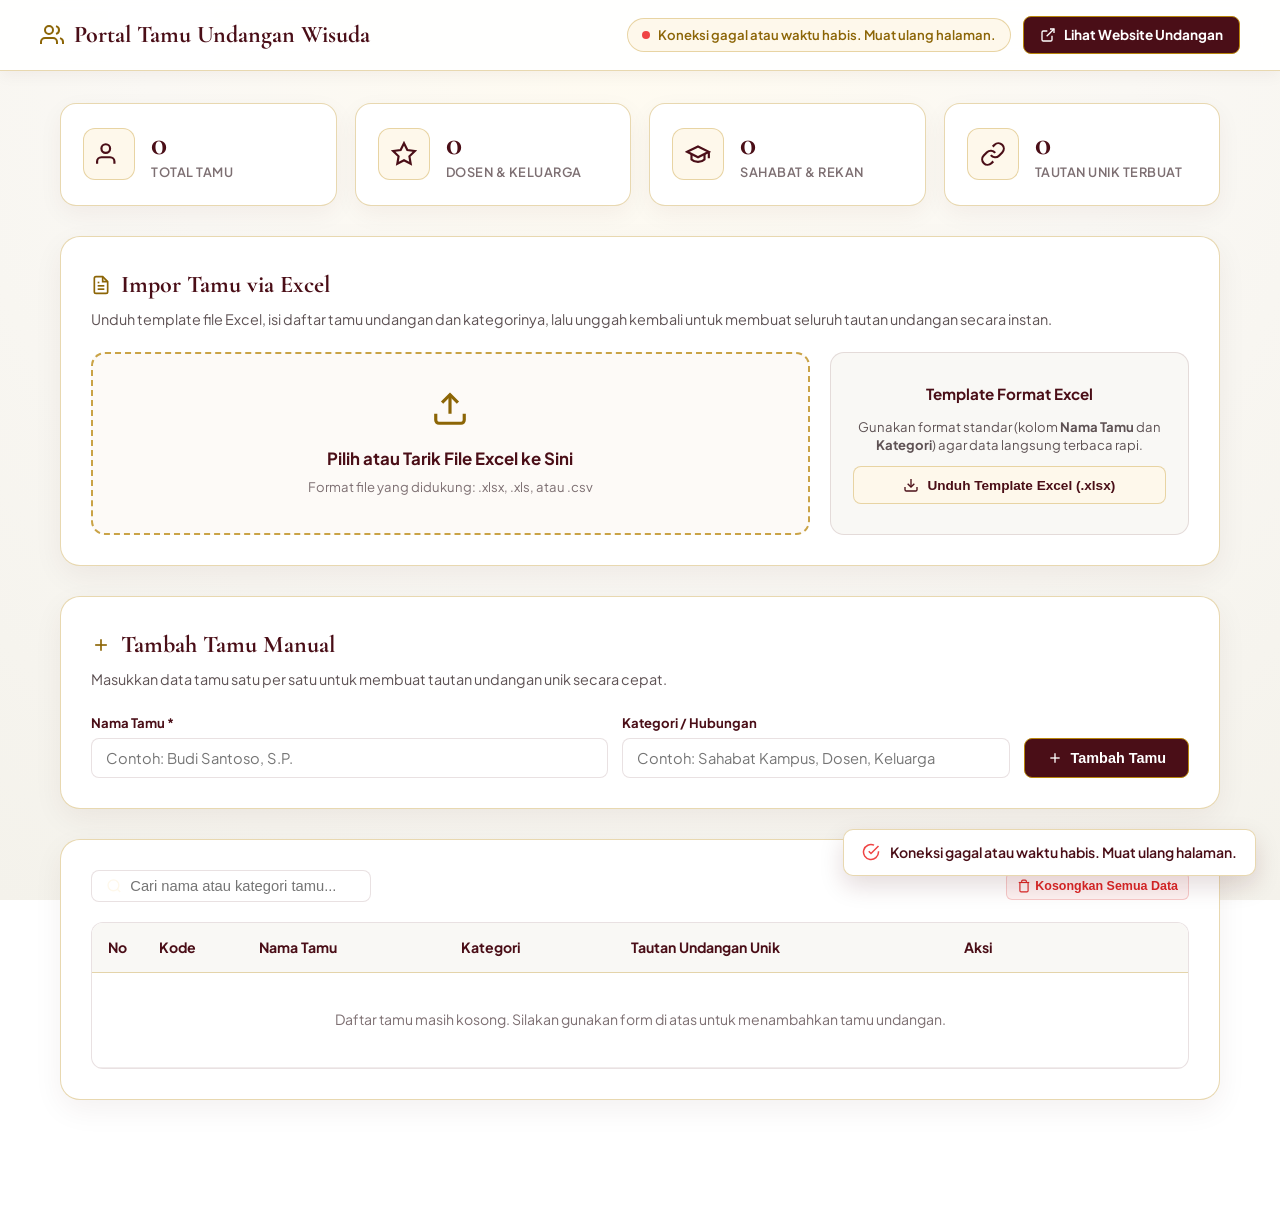
<file: admin.html>
<!DOCTYPE html>
<html lang="id">
<head>
  <meta charset="UTF-8">
  <meta name="viewport" content="width=device-width, initial-scale=1.0">
  <title>Laman Admin Manajemen Tamu Undangan Wisuda</title>
  
  <!-- Google Fonts: Cormorant Garamond & Plus Jakarta Sans -->
  <link rel="preconnect" href="https://fonts.googleapis.com">
  <link rel="preconnect" href="https://fonts.gstatic.com" crossorigin>
  <link href="https://fonts.googleapis.com/css2?family=Cormorant+Garamond:wght@600;700&family=Plus+Jakarta+Sans:wght@400;500;600;700&display=swap" rel="stylesheet">
  
  <!-- Admin Stylesheet -->
  <link rel="stylesheet" href="assets/css/admin.css">
</head>
<body>

  <!-- Admin Header -->
  <header class="admin-header">
    <div class="header-container">
      <div class="header-title">
        <svg width="24" height="24" viewBox="0 0 24 24" fill="none" stroke="currentColor" stroke-width="2">
          <path d="M17 21v-2a4 4 0 0 0-4-4H5a4 4 0 0 0-4 4v2"></path>
          <circle cx="9" cy="7" r="4"></circle>
          <path d="M23 21v-2a4 4 0 0 0-3-3.87"></path>
          <path d="M16 3.13a4 4 0 0 1 0 7.75"></path>
        </svg>
        <span>Portal Tamu Undangan Wisuda</span>
      </div>

      <div class="header-actions">
        <div id="sheets-status-badge" style="display: inline-flex; align-items: center; gap: 8px; font-size: 0.82rem; color: var(--gold-dark); background: var(--gold-light); border: 1px solid var(--gold-border); padding: 6px 14px; border-radius: 9999px; font-weight: 600;">
          <span id="sheets-status-dot" style="width: 8px; height: 8px; border-radius: 50%; background: #10b981; display: inline-block;"></span>
          <span id="sheets-status-text">Sinkron Otomatis Spreadsheet</span>
        </div>
        <a href="index.html?u=WyJQUlZXMDEiLCJQcmF0aW5qYXUgVGFtdSIsIlVtdW0iXQ" target="_blank" class="btn-nav">
          <svg width="16" height="16" viewBox="0 0 24 24" fill="none" stroke="currentColor" stroke-width="2">
            <path d="M18 13v6a2 2 0 0 1-2 2H5a2 2 0 0 1-2-2V8a2 2 0 0 1 2-2h6"></path>
            <polyline points="15 3 21 3 21 9"></polyline>
            <line x1="10" y1="14" x2="21" y2="3"></line>
          </svg>
          <span>Lihat Website Undangan</span>
        </a>
      </div>
    </div>
  </header>

  <!-- Main Container -->
  <main class="admin-main">
    
    <!-- Stats Overview -->
    <section class="stats-grid">
      <div class="stat-card">
        <div class="stat-icon">
          <svg viewBox="0 0 24 24" fill="none" stroke="currentColor" stroke-width="2">
            <path d="M17 21v-2a4 4 0 0 0-4-4H5a4 4 0 0 0-4 4v2"></path>
            <circle cx="9" cy="7" r="4"></circle>
          </svg>
        </div>
        <div>
          <div id="stat-total" class="stat-value">0</div>
          <div class="stat-label">Total Tamu</div>
        </div>
      </div>

      <div class="stat-card">
        <div class="stat-icon">
          <svg viewBox="0 0 24 24" fill="none" stroke="currentColor" stroke-width="2">
            <polygon points="12 2 15.09 8.26 22 9.27 17 14.14 18.18 21.02 12 17.77 5.82 21.02 7 14.14 2 9.27 8.91 8.26 12 2"></polygon>
          </svg>
        </div>
        <div>
          <div id="stat-vip" class="stat-value">0</div>
          <div class="stat-label">Dosen & Keluarga</div>
        </div>
      </div>

      <div class="stat-card">
        <div class="stat-icon">
          <svg viewBox="0 0 24 24" fill="none" stroke="currentColor" stroke-width="2">
            <path d="M22 10v6M2 10l10-5 10 5-10 5z"></path>
            <path d="M6 12v5c3 3 9 3 12 0v-5"></path>
          </svg>
        </div>
        <div>
          <div id="stat-friends" class="stat-value">0</div>
          <div class="stat-label">Sahabat & Rekan</div>
        </div>
      </div>

      <div class="stat-card">
        <div class="stat-icon">
          <svg viewBox="0 0 24 24" fill="none" stroke="currentColor" stroke-width="2">
            <path d="M10 13a5 5 0 0 0 7.54.54l3-3a5 5 0 0 0-7.07-7.07l-1.72 1.71"></path>
            <path d="M14 11a5 5 0 0 0-7.54-.54l-3 3a5 5 0 0 0 7.07 7.07l1.71-1.71"></path>
          </svg>
        </div>
        <div>
          <div id="stat-links" class="stat-value">0</div>
          <div class="stat-label">Tautan Unik Terbuat</div>
        </div>
      </div>
    </section>

    <!-- 2. Import Excel & Download Template Section -->
    <section class="admin-card">
      <h2 class="card-title">
        <svg width="20" height="20" viewBox="0 0 24 24" fill="none" stroke="currentColor" stroke-width="2">
          <path d="M14 2H6a2 2 0 0 0-2 2v16a2 2 0 0 0 2 2h12a2 2 0 0 0 2-2V8z"></path>
          <polyline points="14 2 14 8 20 8"></polyline>
          <line x1="16" y1="13" x2="8" y2="13"></line>
          <line x1="16" y1="17" x2="8" y2="17"></line>
          <polyline points="10 9 9 9 8 9"></polyline>
        </svg>
        <span>Impor Tamu via Excel</span>
      </h2>
      <p class="card-subtitle">
        Unduh template file Excel, isi daftar tamu undangan dan kategorinya, lalu unggah kembali untuk membuat seluruh tautan undangan secara instan.
      </p>

      <div class="dropzone-container">
        <div id="excel-dropzone" class="dropzone" tabindex="0" role="button" aria-label="Unggah file Excel daftar tamu">
          <input type="file" id="excel-file-input" accept=".xlsx, .xls, .csv" style="display: none;">
          <div class="dropzone-icon">
            <svg width="38" height="38" viewBox="0 0 24 24" fill="none" stroke="currentColor" stroke-width="2">
              <path d="M21 15v4a2 2 0 0 1-2 2H5a2 2 0 0 1-2-2v-4"></path>
              <polyline points="17 8 12 3 7 8"></polyline>
              <line x1="12" y1="3" x2="12" y2="15"></line>
            </svg>
          </div>
          <div class="dropzone-text">Pilih atau Tarik File Excel ke Sini</div>
          <div class="dropzone-hint">Format file yang didukung: .xlsx, .xls, atau .csv</div>
        </div>

        <div class="template-box">
          <div style="font-weight: 700; color: var(--burgundy-primary); font-size: 0.95rem;">Template Format Excel</div>
          <div style="font-size: 0.82rem; color: var(--text-muted); line-height: 1.4;">
            Gunakan format standar (kolom <strong>Nama Tamu</strong> dan <strong>Kategori</strong>) agar data langsung terbaca rapi.
          </div>
          <button type="button" id="btn-download-template" class="btn-template" title="Unduh Template Excel">
            <svg width="16" height="16" viewBox="0 0 24 24" fill="none" stroke="currentColor" stroke-width="2">
              <path d="M21 15v4a2 2 0 0 1-2 2H5a2 2 0 0 1-2-2v-4"></path>
              <polyline points="7 10 12 15 17 10"></polyline>
              <line x1="12" y1="15" x2="12" y2="3"></line>
            </svg>
            <span>Unduh Template Excel (.xlsx)</span>
          </button>
        </div>
      </div>
    </section>

    <!-- 3. Form Input Tambah Tamu Manual -->
    <section class="admin-card">
      <h2 class="card-title">
        <svg width="20" height="20" viewBox="0 0 24 24" fill="none" stroke="currentColor" stroke-width="2">
          <line x1="12" y1="5" x2="12" y2="19"></line>
          <line x1="5" y1="12" x2="19" y2="12"></line>
        </svg>
        <span>Tambah Tamu Manual</span>
      </h2>
      <p class="card-subtitle">
        Masukkan data tamu satu per satu untuk membuat tautan undangan unik secara cepat.
      </p>
      
      <form id="quick-add-form" class="quick-add-form">
        <div class="form-group">
          <label for="add-name" class="form-label">Nama Tamu *</label>
          <input type="text" id="add-name" class="form-input" placeholder="Contoh: Budi Santoso, S.P." required>
        </div>

        <div class="form-group">
          <label for="add-category" class="form-label">Kategori / Hubungan</label>
          <input type="text" id="add-category" class="form-input" placeholder="Contoh: Sahabat Kampus, Dosen, Keluarga">
        </div>

        <button type="submit" class="btn-gold-sm">
          <svg width="16" height="16" viewBox="0 0 24 24" fill="none" stroke="currentColor" stroke-width="2">
            <line x1="12" y1="5" x2="12" y2="19"></line>
            <line x1="5" y1="12" x2="19" y2="12"></line>
          </svg>
          <span>Tambah Tamu</span>
        </button>
      </form>
    </section>

    <!-- 4. Tabel Daftar Undangan & Aksi -->
    <section class="admin-card">
      <div class="table-toolbar">
        <div class="search-wrap">
          <svg width="18" height="18" viewBox="0 0 24 24" fill="none" stroke="var(--gold-light)" stroke-width="2">
            <circle cx="11" cy="11" r="8"></circle>
            <line x1="21" y1="21" x2="16.65" y2="16.65"></line>
          </svg>
          <input type="text" id="search-guest" placeholder="Cari nama atau kategori tamu...">
        </div>

        <div class="toolbar-buttons">
          <button id="btn-reset-data" class="btn-action btn-delete" type="button" title="Kosongkan seluruh data tamu">
            <svg width="14" height="14" viewBox="0 0 24 24" fill="none" stroke="currentColor" stroke-width="2">
              <polyline points="3 6 5 6 21 6"></polyline>
              <path d="M19 6v14a2 2 0 0 1-2 2H7a2 2 0 0 1-2-2V6m3 0V4a2 2 0 0 1 2-2h4a2 2 0 0 1 2 2v2"></path>
            </svg>
            <span>Kosongkan Semua Data</span>
          </button>
        </div>
      </div>

      <!-- Table -->
      <div class="table-responsive">
        <table class="guest-table">
          <thead>
            <tr>
              <th style="width: 45px;">No</th>
              <th style="width: 100px;">Kode</th>
              <th>Nama Tamu</th>
              <th>Kategori</th>
              <th>Tautan Undangan Unik</th>
              <th style="width: 240px;">Aksi</th>
            </tr>
          </thead>
          <tbody id="guest-table-body">
            <!-- Populated dynamically via admin.js -->
          </tbody>
        </table>
      </div>
    </section>
  </main>

  <!-- Toast Notification Container -->
  <div id="toast-container" class="toast-container" aria-live="polite"></div>

  <!-- Excel Generator & Parser (SheetJS) -->
  <script src="assets/js/xlsx.full.min.js"></script>
  <!-- Admin Script -->
  <script src="assets/js/admin.js"></script>
</body>
</html>
</file>
<file: assets/css/admin.css>
/* ==========================================================================
   ADMIN DASHBOARD STYLES - WHITE & GOLD THEME WITH BURGUNDY ACCENTS
   ========================================================================== */

:root {
  --bg-page: #fbfbf9;
  --bg-page-gradient: radial-gradient(circle at 50% 0%, #fffbf0 0%, #faf8f4 45%, #f4f2eb 100%);
  --bg-card: rgba(255, 255, 255, 0.96);
  --bg-card-hover: #ffffff;
  --bg-subtle: #f9f8f5;

  --gold-primary: #b8860b;
  --gold-light: #fef8eb;
  --gold-dark: #8c6506;
  --gold-border: rgba(184, 134, 11, 0.32);
  --gold-border-bright: rgba(184, 134, 11, 0.75);
  --gold-glow: rgba(184, 134, 11, 0.2);
  --gold-gradient: linear-gradient(135deg, #d4af37 0%, #aa771c 100%);

  --burgundy-primary: #4a0e17;
  --burgundy-deep: #3b0a11;
  --burgundy-gradient: linear-gradient(135deg, #4a0e17 0%, #6e1825 50%, #3b0a11 100%);

  --text-main: #4a0e17;
  --text-heading: #2a060c;
  --text-body: #2d2426;
  --text-muted: #5e5254;
  --text-dim: #7d6f72;
  --border-light: rgba(74, 14, 23, 0.12);

  --success-color: #059669;
  --danger-color: #dc2626;

  --font-serif: 'Cormorant Garamond', Georgia, serif;
  --font-cinzel: 'Cinzel', Georgia, serif;
  --font-sans: 'Plus Jakarta Sans', -apple-system, BlinkMacSystemFont, 'Segoe UI', Roboto, sans-serif;
  --glass-blur: blur(14px);
}

*,
*::before,
*::after {
  box-sizing: border-box;
  margin: 0;
  padding: 0;
}

body {
  font-family: var(--font-sans);
  background: var(--bg-page-gradient);
  color: var(--text-body);
  min-height: 100vh;
  line-height: 1.5;
  background-attachment: fixed;
}

.admin-header {
  padding: 16px 28px;
  background: rgba(255, 255, 255, 0.92);
  backdrop-filter: var(--glass-blur);
  -webkit-backdrop-filter: var(--glass-blur);
  border-bottom: 1px solid var(--gold-border);
  box-shadow: 0 4px 15px rgba(74, 14, 23, 0.05);
  position: sticky;
  top: 0;
  z-index: 100;
}

.header-container {
  max-width: 1200px;
  margin: 0 auto;
  display: flex;
  align-items: center;
  justify-content: space-between;
}

.header-title {
  font-family: var(--font-serif);
  font-size: 1.5rem;
  font-weight: 700;
  color: var(--burgundy-primary);
  display: flex;
  align-items: center;
  gap: 10px;
}

.header-title svg {
  color: var(--gold-dark);
}

.header-actions {
  display: flex;
  align-items: center;
  gap: 12px;
}

.btn-nav {
  display: inline-flex;
  align-items: center;
  gap: 8px;
  padding: 8px 16px;
  font-size: 0.85rem;
  font-weight: 700;
  color: #ffffff;
  background: var(--burgundy-primary);
  border: 1px solid var(--gold-primary);
  border-radius: 8px;
  text-decoration: none;
  transition: all 0.2s ease;
}

.btn-nav:hover {
  background: var(--gold-dark);
  border-color: var(--gold-dark);
}

/* Main Content */
.admin-main {
  max-width: 1200px;
  margin: 0 auto;
  padding: 32px 20px 80px 20px;
}

/* Stats Cards */
.stats-grid {
  display: grid;
  grid-template-columns: repeat(auto-fit, minmax(220px, 1fr));
  gap: 18px;
  margin-bottom: 30px;
}

.stat-card {
  background: #ffffff;
  border: 1px solid var(--gold-border);
  border-radius: 16px;
  padding: 22px;
  display: flex;
  align-items: center;
  gap: 16px;
  box-shadow: 0 8px 24px rgba(74, 14, 23, 0.05);
}

.stat-icon {
  width: 52px;
  height: 52px;
  border-radius: 12px;
  background: var(--gold-light);
  border: 1px solid var(--gold-border);
  display: flex;
  align-items: center;
  justify-content: center;
  color: var(--burgundy-primary);
}

.stat-icon svg {
  width: 26px;
  height: 26px;
}

.stat-value {
  font-family: var(--font-serif);
  font-size: 2.1rem;
  font-weight: 700;
  color: var(--burgundy-primary);
  line-height: 1.1;
}

.stat-label {
  font-size: 0.8rem;
  color: var(--text-dim);
  text-transform: uppercase;
  letter-spacing: 0.5px;
  font-weight: 600;
}

/* Section Containers */
.admin-card {
  background: #ffffff;
  border: 1px solid var(--gold-border);
  border-radius: 20px;
  padding: 30px;
  margin-bottom: 30px;
  box-shadow: 0 10px 30px rgba(74, 14, 23, 0.06);
}

.card-title {
  font-family: var(--font-serif);
  font-size: 1.5rem;
  font-weight: 700;
  color: var(--burgundy-primary);
  margin-bottom: 6px;
  display: flex;
  align-items: center;
  gap: 10px;
}

.card-title svg {
  color: var(--gold-dark);
}

.card-subtitle {
  font-size: 0.9rem;
  color: var(--text-muted);
  margin-bottom: 22px;
}

/* Upload Dropzone */
.dropzone-container {
  display: grid;
  grid-template-columns: 2fr 1fr;
  gap: 20px;
}

.dropzone {
  border: 2px dashed var(--gold-border-bright);
  border-radius: 14px;
  padding: 36px 20px;
  text-align: center;
  cursor: pointer;
  background: #fdfaf7;
  transition: all 0.2s ease;
}

.dropzone:hover,
.dropzone.dragover {
  border-color: var(--gold-dark);
  background: #fef5e6;
}

.dropzone-icon {
  color: var(--gold-dark);
  margin-bottom: 12px;
}

.dropzone-text {
  font-size: 1.05rem;
  font-weight: 700;
  color: var(--burgundy-primary);
  margin-bottom: 6px;
}

.dropzone-hint {
  font-size: 0.82rem;
  color: var(--text-dim);
}

.template-box {
  background: #f9f8f5;
  border: 1px solid var(--border-light);
  border-radius: 14px;
  padding: 22px;
  display: flex;
  flex-direction: column;
  justify-content: center;
  gap: 12px;
  text-align: center;
}

.btn-template {
  display: inline-flex;
  align-items: center;
  justify-content: center;
  gap: 8px;
  padding: 10px 18px;
  font-size: 0.85rem;
  font-weight: 700;
  color: var(--burgundy-primary);
  background: var(--gold-light);
  border: 1px solid var(--gold-border);
  border-radius: 8px;
  cursor: pointer;
  transition: all 0.2s ease;
  text-decoration: none;
}

.btn-template:hover {
  background: var(--burgundy-primary);
  color: #ffffff;
}

/* Quick Add Form */
.quick-add-form {
  display: grid;
  grid-template-columns: 2fr 1.5fr auto;
  gap: 14px;
  align-items: flex-end;
}

.form-group {
  display: flex;
  flex-direction: column;
  gap: 6px;
}

.form-label {
  font-size: 0.82rem;
  font-weight: 700;
  color: var(--burgundy-primary);
}

.form-input {
  width: 100%;
  padding: 10px 14px;
  background: #ffffff;
  border: 1px solid var(--border-light);
  border-radius: 8px;
  color: var(--text-heading);
  font-family: var(--font-sans);
  font-size: 0.92rem;
  transition: border-color 0.2s ease;
}

.form-input:focus {
  border-color: var(--gold-primary);
  outline: none;
  box-shadow: 0 0 0 3px var(--gold-glow);
}

.btn-gold-sm {
  display: inline-flex;
  align-items: center;
  justify-content: center;
  gap: 8px;
  padding: 11px 22px;
  font-size: 0.9rem;
  font-weight: 700;
  color: #ffffff;
  background: var(--burgundy-primary);
  border: 1px solid var(--gold-primary);
  border-radius: 8px;
  cursor: pointer;
  transition: all 0.2s ease;
}

.btn-gold-sm:hover {
  background: var(--burgundy-deep);
  color: #fcedb5;
  transform: translateY(-1px);
}

/* Table Toolbar */
.table-toolbar {
  display: flex;
  align-items: center;
  justify-content: space-between;
  gap: 16px;
  flex-wrap: wrap;
  margin-bottom: 20px;
}

.search-wrap {
  display: flex;
  align-items: center;
  gap: 8px;
  background: #ffffff;
  border: 1px solid var(--border-light);
  border-radius: 8px;
  padding: 6px 14px;
  min-width: 280px;
}

.search-wrap input {
  background: none;
  border: none;
  outline: none;
  color: var(--text-heading);
  font-size: 0.92rem;
  width: 100%;
}

.toolbar-buttons {
  display: flex;
  align-items: center;
  gap: 10px;
}

/* Data Table */
.table-responsive {
  width: 100%;
  overflow-x: auto;
  border-radius: 12px;
  border: 1px solid var(--border-light);
  background: #ffffff;
}

.guest-table {
  width: 100%;
  border-collapse: collapse;
  text-align: left;
  font-size: 0.88rem;
}

.guest-table th {
  background: #f9f8f5;
  color: var(--burgundy-primary);
  padding: 14px 16px;
  font-weight: 700;
  border-bottom: 1px solid var(--gold-border);
  white-space: nowrap;
}

.guest-table td {
  padding: 12px 16px;
  border-bottom: 1px solid rgba(74, 14, 23, 0.08);
  vertical-align: middle;
}

.guest-table tr:hover {
  background: #fefdf9;
}

.category-badge {
  display: inline-block;
  padding: 4px 10px;
  font-size: 0.75rem;
  font-weight: 700;
  border-radius: 20px;
  background: var(--gold-light);
  color: var(--gold-dark);
  border: 1px solid var(--gold-border);
}

.guest-code-badge {
  display: inline-block;
  padding: 3px 8px;
  font-size: 0.76rem;
  font-weight: 700;
  font-family: monospace, ui-monospace;
  letter-spacing: 0.5px;
  border-radius: 6px;
  background: #f4ede4;
  color: var(--burgundy-primary);
  border: 1px solid var(--gold-border);
}

.link-cell {
  max-width: 220px;
  overflow: hidden;
  text-overflow: ellipsis;
  white-space: nowrap;
  font-size: 0.82rem;
  color: var(--text-dim);
}

.action-btn-group {
  display: flex;
  align-items: center;
  gap: 8px;
}

.btn-action {
  padding: 6px 10px;
  border-radius: 6px;
  font-size: 0.78rem;
  font-weight: 600;
  cursor: pointer;
  border: 1px solid transparent;
  display: inline-flex;
  align-items: center;
  gap: 4px;
  text-decoration: none;
  transition: all 0.2s ease;
}

.btn-copy {
  background: var(--gold-light);
  color: var(--burgundy-primary);
  border-color: var(--gold-border-bright);
  font-weight: 600;
}

.btn-copy:hover {
  background: var(--gold-primary);
  color: #ffffff;
}

.btn-copy-link {
  background: #f8f9fa;
  color: var(--text-heading);
  border-color: var(--border-light);
}

.btn-copy-link:hover {
  background: var(--gold-light);
  color: var(--burgundy-primary);
  border-color: var(--gold-border);
}

.btn-view {
  background: #fdf2f4;
  color: var(--burgundy-primary);
  border-color: rgba(74, 14, 23, 0.2);
}

.btn-view:hover {
  background: var(--burgundy-primary);
  color: #ffffff;
}

.btn-delete {
  background: #fef2f2;
  color: #dc2626;
  border-color: rgba(220, 38, 38, 0.2);
}

.btn-delete:hover {
  background: var(--danger-color);
  color: #ffffff;
}

/* Toast */
.toast-container {
  position: fixed;
  bottom: 24px;
  right: 24px;
  z-index: 9999;
  display: flex;
  flex-direction: column;
  gap: 8px;
}

.toast {
  background: #ffffff;
  border: 1px solid var(--gold-border);
  color: var(--burgundy-primary);
  padding: 12px 18px;
  border-radius: 10px;
  box-shadow: 0 10px 25px rgba(74, 14, 23, 0.15);
  font-size: 0.88rem;
  font-weight: 600;
  display: flex;
  align-items: center;
  gap: 10px;
  animation: slideIn 0.3s ease;
}

@keyframes slideIn {
  from {
    transform: translateX(50px);
    opacity: 0;
  }

  to {
    transform: translateX(0);
    opacity: 1;
  }
}

.sheets-form {
  display: flex;
  align-items: center;
  gap: 16px;
  margin-bottom: 8px;
}

.sheets-form .form-group {
  min-width: 0;
}

.sheets-panel button,
.sheets-panel input {
  min-height: 44px;
  font: inherit;
}

.sheets-panel button {
  cursor: pointer;
  white-space: normal;
}

.sheets-help {
  margin-top: 12px;
  color: var(--text-muted);
  font-size: 0.85rem;
  overflow-wrap: anywhere;
}

.sheets-status {
  margin-top: 16px;
  padding: 12px;
  border-left: 3px solid var(--burgundy-primary);
  background: var(--bg-subtle);
  color: var(--burgundy-primary);
  overflow-wrap: anywhere;
}

.sheets-status[data-error="true"] {
  border-color: #991b1b;
  color: #991b1b;
  background: #fef2f2;
}

.sheets-actions {
  display: flex;
  flex-wrap: wrap;
  gap: 12px;
  margin-top: 16px;
}

.sheets-panel :focus-visible {
  outline: 3px solid var(--burgundy-primary);
  outline-offset: 3px;
}

button:disabled,
input:disabled,
.dropzone[aria-disabled="true"] {
  opacity: 0.6;
  cursor: not-allowed;
}

@keyframes spin {
  from {
    transform: rotate(0deg);
  }
  to {
    transform: rotate(360deg);
  }
}

/* ==========================================================================
   RESPONSIVE DESIGN SYSTEM (TABLET & MOBILE)
   Reflowing layouts, touch targets >= 44px, zero horizontal leaks
   ========================================================================== */

/* --- Tablet Breakpoint (max-width: 900px) --- */
@media (max-width: 900px) {
  .dropzone-container {
    grid-template-columns: 1fr;
  }

  .quick-add-form {
    grid-template-columns: 1fr 1fr;
  }

  .quick-add-form .btn-gold-sm {
    grid-column: span 2;
    justify-content: center;
  }
}

/* --- Mobile Landscape & Standard Phone (max-width: 768px) --- */
@media (max-width: 768px) {
  .admin-header {
    padding: 14px 18px;
    position: static;
  }

  .header-container {
    flex-direction: column;
    align-items: stretch;
    gap: 12px;
  }

  .header-title {
    font-size: 1.3rem;
    justify-content: center;
    text-align: center;
  }

  .header-actions {
    width: 100%;
    display: flex;
    align-items: center;
    justify-content: space-between;
    gap: 10px;
    flex-wrap: wrap;
  }

  #sheets-status-badge {
    padding: 6px 12px !important;
    font-size: 0.78rem !important;
    flex: 1 1 auto;
    justify-content: center;
  }

  .btn-nav {
    padding: 8px 14px;
    font-size: 0.82rem;
    flex: 1 1 auto;
    justify-content: center;
    min-height: 40px;
  }

  .admin-main {
    padding: 20px 14px 60px 14px;
  }

  .stats-grid {
    grid-template-columns: repeat(2, 1fr);
    gap: 12px;
    margin-bottom: 22px;
  }

  .stat-card {
    padding: 14px 16px;
    gap: 12px;
    border-radius: 14px;
  }

  .stat-icon {
    width: 44px;
    height: 44px;
    border-radius: 10px;
    flex-shrink: 0;
  }

  .stat-icon svg {
    width: 22px;
    height: 22px;
  }

  .stat-value {
    font-size: 1.6rem;
  }

  .stat-label {
    font-size: 0.74rem;
    letter-spacing: 0.2px;
  }

  .admin-card {
    padding: 20px 16px;
    border-radius: 16px;
    margin-bottom: 20px;
  }

  .card-title {
    font-size: 1.25rem;
  }

  .card-subtitle {
    font-size: 0.85rem;
    margin-bottom: 16px;
    line-height: 1.45;
  }

  .quick-add-form {
    grid-template-columns: 1fr;
    gap: 12px;
  }

  .quick-add-form .btn-gold-sm {
    grid-column: auto;
    width: 100%;
    min-height: 44px;
    font-size: 0.92rem;
  }

  .form-input {
    font-size: 16px;
    padding: 11px 13px;
  }

  .dropzone {
    padding: 26px 16px;
  }

  .btn-template {
    width: 100%;
    min-height: 44px;
    font-size: 0.88rem;
  }

  /* Table Toolbar Mobile */
  .table-toolbar {
    flex-direction: column;
    align-items: stretch;
    gap: 12px;
    margin-bottom: 16px;
  }

  .search-wrap {
    width: 100%;
    min-width: 0;
    padding: 8px 12px;
  }

  .search-wrap input {
    font-size: 16px;
  }

  .toolbar-buttons {
    width: 100%;
  }

  .toolbar-buttons .btn-action {
    width: 100%;
    justify-content: center;
    min-height: 42px;
    font-size: 0.85rem;
  }

  /* Mobile Reflowed Card Table */
  .table-responsive {
    overflow-x: visible;
    border: none;
    background: transparent;
  }

  .guest-table,
  .guest-table tbody {
    display: block;
    width: 100%;
  }

  .guest-table thead {
    display: none;
  }

  .guest-table tr {
    display: block;
    background: #ffffff;
    border: 1px solid var(--gold-border);
    border-radius: 14px;
    padding: 16px;
    margin-bottom: 14px;
    box-shadow: 0 4px 16px rgba(74, 14, 23, 0.05);
    position: relative;
  }

  .guest-table td {
    display: block;
    padding: 3px 0;
    border-bottom: none;
    font-size: 0.88rem;
  }

  .guest-table td[colspan="6"] {
    display: block;
    width: 100%;
    text-align: center;
    padding: 36px 16px !important;
  }

  .guest-table td:nth-child(1) {
    display: inline-block;
    font-size: 0.8rem;
    font-weight: 700;
    color: var(--text-dim);
    margin-right: 6px;
  }

  .guest-table td:nth-child(2) {
    display: inline-block;
  }

  .guest-table td:nth-child(4) {
    display: inline-block;
    float: right;
  }

  .guest-table td:nth-child(3) {
    clear: both;
    padding-top: 10px;
    padding-bottom: 6px;
  }

  .guest-table td:nth-child(3) strong {
    font-size: 1.12rem;
    color: var(--burgundy-primary);
    line-height: 1.3;
    display: block;
  }

  .guest-table td:nth-child(5) {
    padding-bottom: 12px;
  }

  .guest-table td:nth-child(5) .link-cell {
    max-width: 100%;
    font-size: 0.78rem;
    background: #f9f8f5;
    padding: 6px 10px;
    border-radius: 6px;
    border: 1px solid var(--border-light);
    word-break: break-all;
    white-space: normal;
  }

  .guest-table td:nth-child(6) {
    padding-top: 12px;
    border-top: 1px dashed var(--gold-border);
  }

  .action-btn-group {
    display: grid;
    grid-template-columns: repeat(2, 1fr);
    gap: 8px;
    width: 100%;
  }

  .action-btn-group .btn-action {
    min-height: 42px;
    justify-content: center;
    padding: 8px 12px;
    font-size: 0.82rem;
    border-radius: 8px;
  }

  .action-btn-group .btn-copy {
    grid-column: span 2;
    font-size: 0.88rem;
    min-height: 44px;
  }

  .action-btn-group .btn-delete {
    grid-column: span 2;
    min-height: 40px;
  }
}

/* --- Compact Phone Breakpoint (max-width: 480px) --- */
@media (max-width: 480px) {
  .admin-header {
    padding: 10px 14px;
  }

  .header-title {
    font-size: 1.15rem;
    gap: 8px;
  }

  .header-title svg {
    width: 20px;
    height: 20px;
  }

  .header-actions {
    flex-direction: column;
    align-items: stretch;
    gap: 8px;
  }

  #sheets-status-badge {
    width: 100%;
    justify-content: center;
    font-size: 0.74rem !important;
  }

  .btn-nav {
    width: 100%;
    justify-content: center;
    min-height: 42px;
  }

  .admin-main {
    padding: 14px 10px 50px 10px;
  }

  .stats-grid {
    gap: 8px;
  }

  .stat-card {
    padding: 10px 12px;
    gap: 8px;
    border-radius: 10px;
  }

  .stat-icon {
    width: 36px;
    height: 36px;
    border-radius: 8px;
  }

  .stat-icon svg {
    width: 18px;
    height: 18px;
  }

  .stat-value {
    font-size: 1.35rem;
  }

  .stat-label {
    font-size: 0.68rem;
  }

  .admin-card {
    padding: 16px 12px;
    border-radius: 12px;
    margin-bottom: 16px;
  }

  .card-title {
    font-size: 1.15rem;
  }

  .card-subtitle {
    font-size: 0.8rem;
    margin-bottom: 14px;
  }

  .dropzone {
    padding: 20px 12px;
  }

  .dropzone-text {
    font-size: 0.9rem;
  }

  .dropzone-hint {
    font-size: 0.74rem;
  }

  .template-box {
    padding: 12px;
  }

  .toast-container {
    left: 10px;
    right: 10px;
    bottom: 12px;
  }

  .toast {
    font-size: 0.8rem;
    padding: 10px 12px;
    border-radius: 8px;
  }
}
</file>
